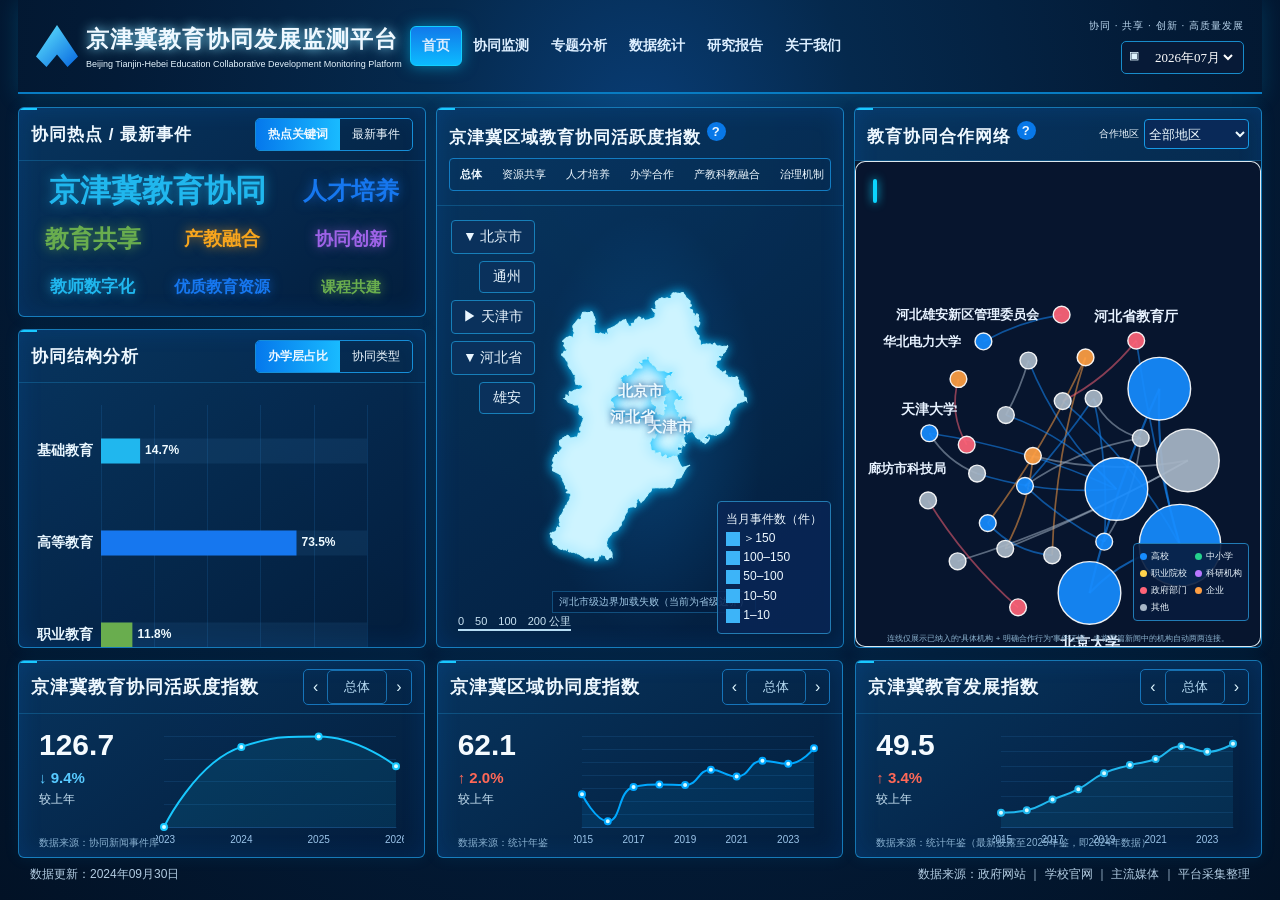
<file: index.html>
<!doctype html>
<html lang="zh-CN">
<head>
  <meta charset="utf-8"><meta name="viewport" content="width=device-width,initial-scale=1">
  <title>京津冀教育协同发展监测平台</title>
  <link rel="stylesheet" href="css/homepage.css">
</head>
<body>
  <main class="screen" aria-label="京津冀教育协同发展监测平台">
    <header class="topbar">
      <div class="brand"><i class="brand-mark"></i><div><h1>京津冀教育协同发展监测平台</h1><p>Beijing Tianjin-Hebei Education Collaborative Development Monitoring Platform</p></div></div>
      <nav><a class="active">首页</a><a>协同监测</a><a>专题分析</a><a>数据统计</a><a>研究报告</a><a>关于我们</a></nav>
      <div class="top-right"><span>协同 · 共享 · 创新 · 高质量发展</span><label class="month"><b>▣</b><select id="global-month" aria-label="全局统计年月"></select></label></div>
    </header>
    <section class="hero-grid">
      <div class="left-stack">
        <section class="panel hot-panel"><header><h2>协同热点 / 最新事件</h2><div class="tabs" data-hot-tabs><b data-view="keywords">热点关键词</b><span data-view="events">最新事件</span></div></header><div id="hotspot-content" class="hotspot-content" aria-live="polite"></div></section>
        <section class="panel structure"><header><h2>协同结构分析</h2><div class="tabs" data-structure-tabs><b data-view="stage">办学层占比</b><span data-view="types">协同类型</span></div></header><div id="structure-chart" class="structure-chart" aria-label="协同结构图表"></div></section>
      </div>
      <section class="panel map-panel"><header><h2>京津冀区域教育协同活跃度指数 <sup>?</sup></h2><div class="map-tabs"><b>总体</b><span>资源共享</span><span>人才培养</span><span>办学合作</span><span>产教科教融合</span><span>治理机制</span></div></header><div class="map-content"><aside><button>▼ 北京市</button><small>通州</small><button>▶ 天津市</button><button>▼ 河北省</button><small>雄安</small></aside><div id="real-jjj-map" class="map-art" aria-label="京津冀真实行政区划地图"></div><div class="city-map-status" id="city-map-status">市级边界数据接入后，将按市展示</div><div class="map-scale">0　50　100　200 公里</div><div class="map-legend">当月事件数（件）<br><i></i> ＞150<br><i></i> 100–150<br><i></i> 50–100<br><i></i> 10–50<br><i></i> 1–10</div></div></section>
      <section id="panel-cooperation-network" class="panel network-panel" data-module="cooperation-network"><header><h2>教育协同合作网络 <sup>?</sup></h2><div class="panel-actions"></div></header><div class="panel-body"><div class="loading">正在加载真实合作网络…</div></div></section>
    </section>
    <section class="metric-grid">
      <article class="panel metric" data-index-card="activity"><header><h2>京津冀教育协同活跃度指数</h2><div class="metric-switch"><button data-step="-1">‹</button><span>总体</span><button data-step="1">›</button></div></header><div class="metric-body"><div class="metric-reading"><strong></strong><b></b><p>较上年</p></div><div class="metric-chart"></div></div><footer>数据来源：协同新闻事件库</footer></article>
      <article class="panel metric" data-index-card="coordination"><header><h2>京津冀区域协同度指数</h2><div class="metric-switch"><button data-step="-1">‹</button><span>总体</span><button data-step="1">›</button></div></header><div class="metric-body"><div class="metric-reading"><strong></strong><b></b><p>较上年</p></div><div class="metric-chart"></div></div><footer>数据来源：统计年鉴</footer></article>
      <article class="panel metric" data-index-card="education"><header><h2>京津冀教育发展指数</h2><div class="metric-switch"><button data-step="-1">‹</button><span>总体</span><button data-step="1">›</button></div></header><div class="metric-body"><div class="metric-reading"><strong></strong><b></b><p>较上年</p></div><div class="metric-chart"></div></div><footer>数据来源：统计年鉴（最新披露至2025年鉴，即2024年数据）</footer></article>
    </section>
    <p class="source">数据更新：2024年09月30日 <span>数据来源：政府网站 ｜ 学校官网 ｜ 主流媒体 ｜ 平台采集整理</span></p>
  </main>
  <script src="assets/echarts.min.js"></script><script src="assets/jjj-geo.js"></script><script src="data/news-data.js"></script><script src="data/activity-timeline-data.js"></script><script src="data/stage-share-data.js"></script><script src="data/coordination-index-data.js"></script><script src="data/education-index-data.js"></script><script src="data/city-map-data.js"></script><script src="js/module-loader.js"></script><script src="modules/cooperation-network/cooperation-network.js"></script><script src="js/real-map.js"></script><script src="js/homepage-interactions.js"></script><script src="js/dashboard.js"></script>
</body></html>
</file>
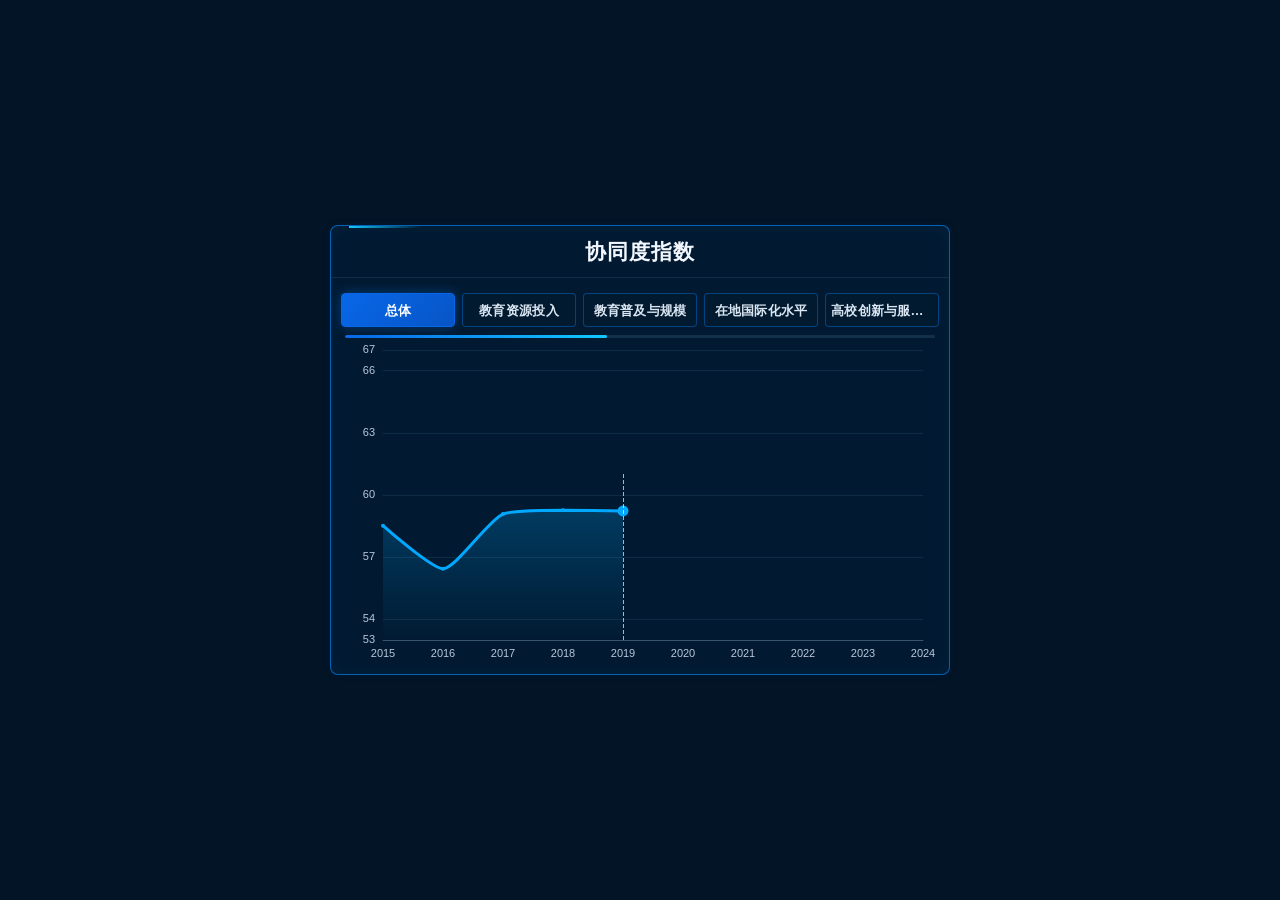
<file: coordination-index.html>
<!doctype html>
<html lang="zh-CN">
<head>
  <meta charset="utf-8">
  <meta name="viewport" content="width=device-width, initial-scale=1">
  <title>协同度指数</title>
  <link rel="stylesheet" href="css/variables.css">
  <link rel="stylesheet" href="css/reset.css">
  <link rel="stylesheet" href="css/panels.css">
  <link rel="stylesheet" href="modules/coordination-index/coordination-index.css">
  <style>
    .coordination-preview { min-height:100vh; display:flex; align-items:center; justify-content:center; padding:24px; background:#031426; }
    .coordination-preview__frame { width:min(100%, 620px); height:450px; }
    .coordination-preview__frame .dashboard-panel { width:100%; height:100%; }
  </style>
</head>
<body>
  <main class="coordination-preview" aria-label="协同度指数独立预览">
    <div class="coordination-preview__frame">
      <section id="panel-coordination-index" class="dashboard-panel panel-coordination-index">
        <header class="panel-header"><h1 class="panel-title">协同度指数</h1></header>
        <div class="panel-body"><div id="coordination-index-root" class="chart-container"></div></div>
      </section>
    </div>
  </main>
  <script src="assets/echarts.min.js"></script>
  <script src="js/module-loader.js"></script>
  <script src="data/coordination-index-data.js"></script>
  <script src="modules/coordination-index/coordination-index.js"></script>
  <script>
    window.DashboardModules.get('coordination-index').init(
      document.getElementById('coordination-index-root'),
      window.CoordinationIndexData
    );
  </script>
</body>
</html>
</file>
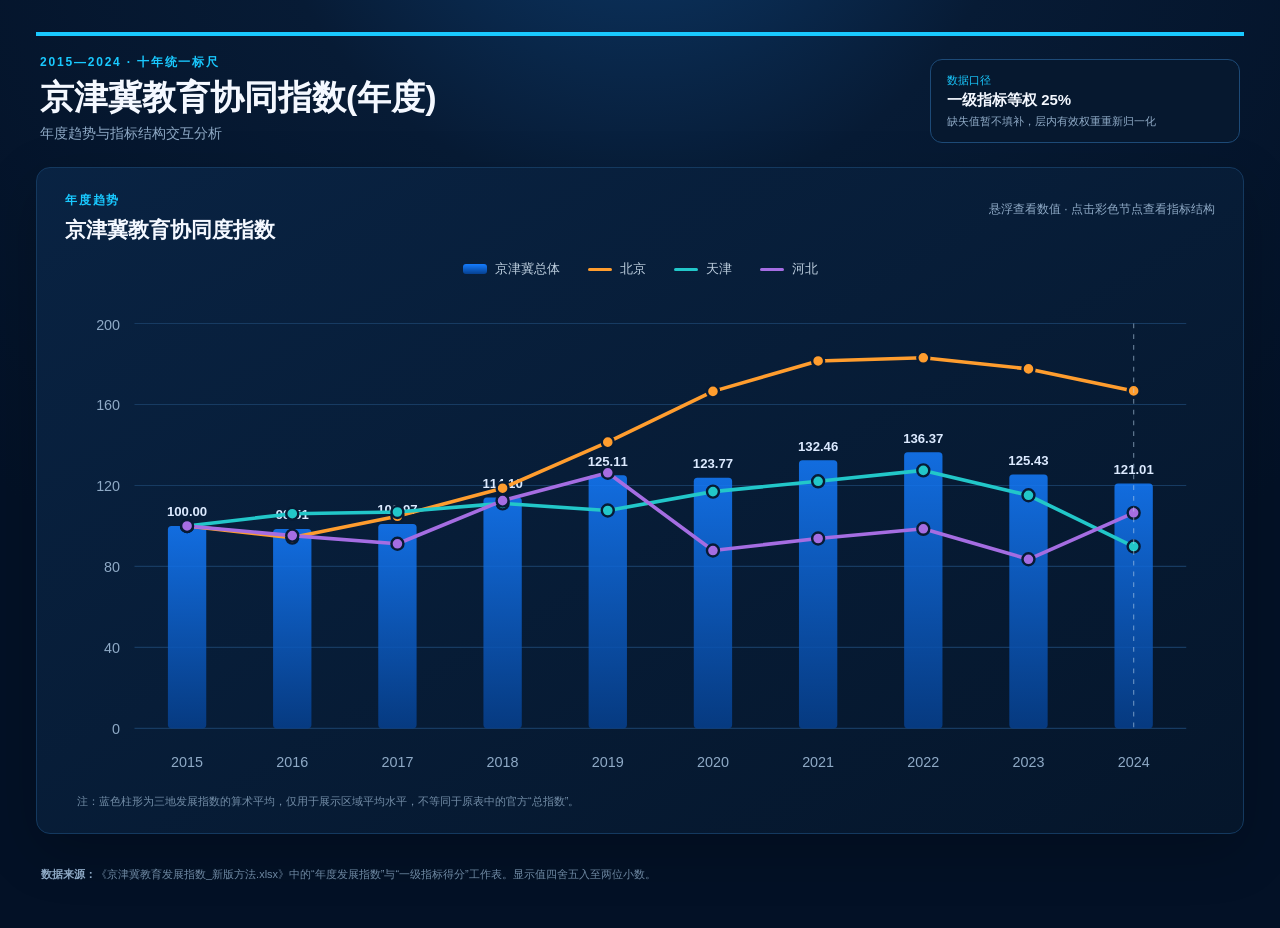
<file: assets/collaboration-index-source.html>
<!doctype html>
<html lang="zh-CN">

<head>
  <meta charset="utf-8">
  <meta name="viewport" content="width=device-width,initial-scale=1">
  <title>京津冀教育协同指数(年度)</title>
  <style>
    /* 所有样式均限制在 .jjj-dashboard 内，方便合并到其他网页。 */
    .jjj-dashboard {
      --bg: #031126;
      --panel: #071b35;
      --line: #173b62;
      --text: #f4f8ff;
      --muted: #8faac6;
      --cyan: #19c9ff;
      position: relative;
      isolation: isolate;
      max-width: 1440px;
      margin: auto;
      padding: 32px 36px;
      color: var(--text);
      background: radial-gradient(circle at 50% -20%, #0d3d70 0, #071b35 30%, #031126 72%);
      font-family: "Microsoft YaHei", "PingFang SC", Arial, sans-serif;
      box-sizing: border-box
    }

    .jjj-dashboard * {
      box-sizing: border-box
    }

    .jjj-head {
      display: flex;
      justify-content: space-between;
      align-items: flex-end;
      border-top: 4px solid var(--cyan);
      padding: 18px 4px 24px
    }

    .jjj-eyebrow,
    .jjj-kicker {
      margin: 0 0 7px;
      color: var(--cyan);
      font-size: 12px;
      font-weight: 700;
      letter-spacing: .15em
    }

    .jjj-head h1 {
      margin: 0;
      font-size: 34px;
      line-height: 1.15
    }

    .jjj-subtitle {
      margin: 8px 0 0;
      color: var(--muted);
      font-size: 14px
    }

    .jjj-method {
      width: 310px;
      padding: 13px 16px;
      border: 1px solid #1d4a77;
      border-radius: 12px;
      background: #06182f;
      display: grid;
      gap: 3px
    }

    .jjj-method span {
      color: var(--cyan);
      font-size: 11px
    }

    .jjj-method strong {
      font-size: 15px
    }

    .jjj-method small {
      color: var(--muted);
      font-size: 11px;
      line-height: 1.5
    }

    .jjj-panel {
      background: linear-gradient(150deg, rgba(9, 35, 67, .98), rgba(5, 22, 43, .99));
      border: 1px solid #14395f;
      border-radius: 14px;
      box-shadow: 0 18px 55px rgba(0, 0, 0, .2)
    }

    .jjj-trend-panel {
      padding: 24px 28px 16px
    }

    .jjj-section-head {
      display: flex;
      justify-content: space-between;
      gap: 18px
    }

    .jjj-section-head h2 {
      font-size: 21px;
      margin: 0
    }

    .jjj-hint {
      font-size: 12px;
      color: var(--muted);
      margin: 9px 0
    }

    .jjj-legend {
      display: flex;
      justify-content: center;
      gap: 28px;
      margin: 16px 0 0;
      color: #bfd0e0;
      font-size: 13px
    }

    .jjj-legend span {
      display: flex;
      align-items: center;
      gap: 8px
    }

    .jjj-legend i {
      display: block;
      width: 24px;
      height: 3px;
      border-radius: 3px
    }

    .jjj-legend .jjj-bar-key {
      height: 10px;
      background: linear-gradient(#147cff, #06408f)
    }

    .jjj-chart-wrap {
      position: relative;
      max-width: 1200px;
      margin: auto
    }

    .jjj-trend-svg {
      display: block;
      width: 100%;
      height: auto;
      overflow: visible
    }

    .jjj-grid {
      stroke: #173b62;
      stroke-width: 1
    }

    .jjj-axis,
    .jjj-year {
      fill: #8faac6;
      font-size: 12px
    }

    .jjj-bar-label {
      fill: #dceaff;
      font-size: 11px;
      font-weight: 600
    }

    .jjj-focus {
      stroke: #b8d3ed;
      stroke-width: 1;
      stroke-dasharray: 4 5;
      opacity: .5;
      pointer-events: none
    }

    .jjj-point {
      cursor: pointer;
      outline: none
    }

    .jjj-point:focus {
      stroke: #fff;
      stroke-width: 4
    }

    .jjj-tooltip {
      position: fixed;
      z-index: 1002;
      display: none;
      transform: translate(-50%, -110%);
      min-width: 180px;
      padding: 11px 13px;
      border-radius: 9px;
      border: 1px solid #2a5b89;
      background: rgba(3, 17, 38, .97);
      box-shadow: 0 12px 30px rgba(0, 0, 0, .4);
      pointer-events: none
    }

    .jjj-tooltip.show {
      display: grid;
      gap: 4px
    }

    .jjj-tooltip strong {
      font-size: 14px
    }

    .jjj-tooltip span {
      font-size: 12px;
      color: #c6d7e8
    }

    .jjj-tooltip em {
      font-size: 11px;
      color: var(--cyan);
      font-style: normal
    }

    .jjj-note {
      margin: 0 12px 6px;
      color: #738da7;
      font-size: 11px;
      line-height: 1.6
    }

    .jjj-source {
      color: #6f89a3;
      font-size: 11px;
      line-height: 1.8;
      padding: 20px 5px 0
    }

    .jjj-source strong {
      color: #8faac6
    }

    .jjj-modal {
      position: fixed;
      inset: 0;
      z-index: 1000;
      display: none;
      place-items: center;
      padding: 24px;
      background: rgba(0, 8, 20, .8);
      backdrop-filter: blur(8px)
    }

    .jjj-modal.open {
      display: grid
    }

    .jjj-dialog {
      width: min(1180px, 96vw);
      max-height: 92vh;
      overflow: auto;
      padding: 20px;
      border: 1px solid #24547f;
      border-radius: 18px;
      background: linear-gradient(145deg, #071b35, #041326);
      box-shadow: 0 35px 100px rgba(0, 0, 0, .62);
      animation: jjj-in .2s ease-out
    }

    .jjj-modal-head {
      position: sticky;
      top: -20px;
      z-index: 3;
      display: flex;
      justify-content: space-between;
      align-items: center;
      margin: -20px -20px 18px;
      padding: 18px 20px 14px;
      border-bottom: 1px solid #173b62;
      background: rgba(5, 20, 40, .97)
    }

    .jjj-modal-head p {
      margin: 0 0 4px;
      color: var(--cyan);
      font-size: 10px;
      font-weight: 700;
      letter-spacing: .15em
    }

    .jjj-modal-head h2 {
      margin: 0;
      font-size: 23px
    }

    .jjj-close {
      width: 38px;
      height: 38px;
      border: 1px solid #315b82;
      border-radius: 50%;
      background: #0a2949;
      color: #d9e8f6;
      font-size: 27px;
      line-height: 1;
      cursor: pointer
    }

    .jjj-close:hover,
    .jjj-close:focus {
      border-color: var(--cyan);
      outline: 2px solid rgba(25, 201, 255, .25)
    }

    .jjj-detail-grid {
      display: grid;
      grid-template-columns: minmax(0, 1.13fr) minmax(360px, .87fr);
      gap: 18px
    }

    .jjj-detail,
    .jjj-metrics {
      padding: 24px 26px
    }

    .jjj-selection {
      display: flex;
      justify-content: space-between;
      align-items: center
    }

    .jjj-selection h3 {
      font-size: 24px;
      margin: 0
    }

    .jjj-score {
      border: 2px solid;
      border-radius: 13px;
      padding: 9px 15px;
      text-align: right;
      background: #05162d
    }

    .jjj-score strong {
      font-size: 22px;
      display: block
    }

    .jjj-score span {
      color: var(--muted);
      font-size: 11px
    }

    .jjj-summary {
      display: grid;
      grid-template-columns: .75fr .75fr 1.5fr;
      margin: 20px 0 4px;
      border: 1px solid #173b62;
      border-radius: 10px;
      overflow: hidden
    }

    .jjj-summary div {
      padding: 12px 15px;
      border-right: 1px solid #173b62;
      display: grid;
      gap: 4px
    }

    .jjj-summary div:last-child {
      border: 0
    }

    .jjj-summary span {
      font-size: 10px;
      color: var(--muted)
    }

    .jjj-summary strong {
      font-size: 13px;
      white-space: nowrap;
      overflow: hidden;
      text-overflow: ellipsis
    }

    .jjj-positive {
      color: #39d4b0 !important
    }

    .jjj-negative {
      color: #ff7080 !important
    }

    .jjj-radar {
      display: block;
      width: 100%;
      max-height: 390px;
      margin: auto
    }

    .jjj-radar-grid,
    .jjj-radar-axis {
      fill: none;
      stroke: #20466e;
      stroke-width: 1
    }

    .jjj-radar-label {
      fill: #d7e5f3;
      font-size: 12px;
      font-weight: 600
    }

    .jjj-radar-value {
      fill: var(--cyan);
      font-size: 11px;
      font-weight: 700
    }

    .jjj-metric-title {
      display: flex;
      justify-content: space-between;
      align-items: center
    }

    .jjj-metric-title h3 {
      margin: 0;
      font-size: 21px
    }

    .jjj-scale {
      padding: 5px 9px;
      border-radius: 99px;
      background: #0c3155;
      color: #88cdef;
      font-size: 10px
    }

    .jjj-metric-list {
      display: grid;
      gap: 19px;
      margin-top: 24px
    }

    .jjj-metric-row {
      display: grid;
      gap: 7px
    }

    .jjj-metric-top,
    .jjj-metric-foot {
      display: flex;
      justify-content: space-between;
      gap: 12px
    }

    .jjj-metric-top strong {
      font-size: 13px
    }

    .jjj-metric-top b {
      font-size: 14px
    }

    .jjj-track {
      height: 6px;
      background: #102f50;
      border-radius: 99px;
      overflow: hidden
    }

    .jjj-track i {
      display: block;
      height: 100%;
      border-radius: 99px
    }

    .jjj-metric-foot {
      font-size: 10px;
      color: var(--muted)
    }

    .jjj-compare {
      border-top: 1px solid #173b62;
      margin-top: 24px;
      padding-top: 18px
    }

    .jjj-compare h4 {
      font-size: 12px;
      color: #bcd0e3;
      margin: 0 0 13px
    }

    .jjj-compare-row {
      display: grid;
      grid-template-columns: 55px 1fr 42px;
      align-items: center;
      gap: 9px;
      margin: 9px 0;
      font-size: 11px
    }

    .jjj-compare-row>span {
      display: flex;
      gap: 6px;
      align-items: center
    }

    .jjj-compare-row span i {
      width: 7px;
      height: 7px;
      border-radius: 50%
    }

    .jjj-compare-row>i {
      height: 5px;
      background: #102f50;
      border-radius: 99px;
      overflow: hidden
    }

    .jjj-compare-row>i b {
      display: block;
      height: 100%;
      border-radius: 99px
    }

    .jjj-compare-row>strong {
      text-align: right
    }

    .jjj-modal-note {
      margin: 14px 0 0;
      color: #6f89a3;
      font-size: 10px;
      text-align: center
    }

    @keyframes jjj-in {
      from {
        opacity: 0;
        transform: translateY(14px) scale(.985)
      }

      to {
        opacity: 1;
        transform: none
      }
    }

    @media(max-width:900px) {
      .jjj-dashboard {
        padding: 22px 16px
      }

      .jjj-head {
        align-items: flex-start;
        gap: 18px
      }

      .jjj-method {
        width: 280px
      }

      .jjj-detail-grid {
        grid-template-columns: 1fr
      }

      .jjj-trend-panel {
        padding: 20px 12px 14px
      }

      .jjj-legend {
        gap: 12px;
        flex-wrap: wrap
      }

      .jjj-bar-label {
        display: none
      }

      .jjj-dialog {
        width: min(720px, 96vw)
      }
    }

    @media(max-width:620px) {
      .jjj-head {
        display: grid
      }

      .jjj-method {
        width: 100%
      }

      .jjj-head h1 {
        font-size: 27px
      }

      .jjj-section-head {
        display: grid
      }

      .jjj-hint {
        margin: 0
      }

      .jjj-chart-wrap {
        overflow-x: auto;
        padding-top: 50px
      }

      .jjj-trend-svg {
        min-width: 730px
      }

      .jjj-modal {
        padding: 0
      }

      .jjj-dialog {
        width: 100vw;
        height: 100dvh;
        max-height: none;
        border: 0;
        border-radius: 0;
        padding: 16px
      }

      .jjj-modal-head {
        top: -16px;
        margin: -16px -16px 14px;
        padding: 14px 16px
      }

      .jjj-detail,
      .jjj-metrics {
        padding: 20px 16px
      }

      .jjj-summary {
        grid-template-columns: 1fr 1fr
      }

      .jjj-summary div:last-child {
        grid-column: 1/-1;
        border-top: 1px solid #173b62
      }
    }
  </style>
</head>

<body style="margin:0;background:#031126">
  <section class="jjj-dashboard" id="jjj-education-dashboard">
    <header class="jjj-head">
      <div>
        <p class="jjj-eyebrow">2015—2024 · 十年统一标尺</p>
        <h1>京津冀教育协同指数(年度)</h1>
        <p class="jjj-subtitle">年度趋势与指标结构交互分析</p>
      </div>
      <div class="jjj-method"><span>数据口径</span><strong>一级指标等权 25%</strong><small>缺失值暂不填补，层内有效权重重新归一化</small></div>
    </header>
    <article class="jjj-panel jjj-trend-panel">
      <div class="jjj-section-head">
        <div>
          <p class="jjj-kicker">年度趋势</p>
          <h2>京津冀教育协同度指数</h2>
        </div>
        <p class="jjj-hint">悬浮查看数值 · 点击彩色节点查看指标结构</p>
      </div>
      <div class="jjj-legend"><span><i class="jjj-bar-key"></i>京津冀总体</span><span><i
            style="background:#ff9d2e"></i>北京</span><span><i style="background:#22c7c9"></i>天津</span><span><i
            style="background:#a56de2"></i>河北</span></div>
      <div class="jjj-chart-wrap"><svg class="jjj-trend-svg" viewBox="0 0 960 430" aria-label="京津冀教育发展指数趋势图"></svg>
      </div>
      <p class="jjj-note">注：蓝色柱形为三地发展指数的算术平均，仅用于展示区域平均水平，不等同于原表中的官方“总指数”。</p>
    </article>
    <p class="jjj-source"><strong>数据来源：</strong>《京津冀教育发展指数_新版方法.xlsx》中的“年度发展指数”与“一级指标得分”工作表。显示值四舍五入至两位小数。</p>
    <div class="jjj-tooltip" aria-hidden="true"></div>
    <div class="jjj-modal" aria-hidden="true">
      <section class="jjj-dialog" role="dialog" aria-modal="true" aria-labelledby="jjj-dialog-title">
        <header class="jjj-modal-head">
          <div>
            <p>指标结构详情</p>
            <h2 id="jjj-dialog-title"></h2>
          </div><button class="jjj-close" type="button" aria-label="关闭指标详情弹窗">×</button>
        </header>
        <div class="jjj-detail-grid">
          <article class="jjj-panel jjj-detail"></article>
          <article class="jjj-panel jjj-metrics"></article>
        </div>
        <p class="jjj-modal-note">点击弹窗外区域、右上角关闭按钮或按 Esc 键均可返回趋势图。</p>
      </section>
    </div>
  </section>

  <script>
    (() => {
      /* ================================================================
         数据区：当前数据由 Excel 核对后写入这里，并非浏览器实时连接 Excel。
         新增年份时，同时向 years、annual 三个数组和 levelScores 三个二维数组
         各追加一项；每个 levelScores 年度数组依次对应下面四个 indicators。
         ================================================================ */
      const DATA = {
        years: [2015, 2016, 2017, 2018, 2019, 2020, 2021, 2022, 2023, 2024],
        regions: ["北京", "天津", "河北"],
        indicators: ["教育普及与规模", "教育资源投入", "高校创新与服务能力", "在地国际化水平"],
        colors: {北京: "#ff9d2e", 天津: "#22c7c9", 河北: "#a56de2"},
        annual: {
          北京: [45.415840, 42.804894, 47.597708, 53.891496, 64.220662, 75.607824, 82.432644, 83.136668, 80.653078, 75.714126],
          天津: [42.125502, 44.673173, 45.031226, 46.819695, 45.342263, 49.272727, 51.417849, 53.691838, 48.508308, 37.843542],
          河北: [23.838674, 22.705261, 21.742511, 26.819204, 30.101809, 20.945727, 22.361960, 23.505441, 19.915840, 25.387271]
        },
        levelScores: {
          北京: [[65.638767, 14.842044, 53.356464, 47.826087], [44.052863, 15.310587, 55.334387, 56.521739], [53.964758, 16.965639, 56.851740, 62.608696], [68.281938, 16.395882, 63.062076, 67.826087], [91.850220, 19.307147, 71.812238, 73.913043], [84.581498, 58.602054, 79.247745, 80], [100, 58.906223, 85.606963, 85.217391], [90.308370, 60.822402, 92.720248, 88.695652], [75.330396, 59.955395, 93.413477, 93.913043], [44.052863, 59.187306, 99.616335, 100]],
          天津: [[77.533040, 54.439578, 29.572869, 6.956522], [80.176211, 55.407762, 30.065239, 13.043478], [81.497797, 60.474700, 22.500232, 15.652174], [83.259912, 62.314459, 24.313104, 17.391304], [82.378855, 56.636662, 22.353533, 20], [85.903084, 63.159109, 26.289585, 21.739130], [87.224670, 64.517331, 31.320701, 22.608696], [87.444934, 74.743960, 28.230633, 24.347826], [66.299559, 73.451614, 28.195104, 26.086957], [61.674009, 32.039687, 28.964819, 28.695652]],
          河北: [[18.722467, 76.632231, 0, 0], [6.607930, 79.291860, .573429, 4.347826], [11.453744, 65.929286, 2.630493, 6.956522], [16.519824, 76.350514, 5.710827, 8.695652], [18.942731, 83.609249, 6.550908, 11.304348], [14.757709, 42.479547, 12.632607, 13.913043], [17.180617, 38.965291, 17.649760, 15.652174], [14.096916, 43.243190, 19.290354, 17.391304], [0, 40.829864, 19.703062, 19.130435], [10.352423, 48.031909, 21.425624, 21.739130]]
        }
      };

      DATA.regions.forEach(region => {
        const base = DATA.annual[region][0];
        DATA.annual[region] = DATA.annual[region].map(value => value / base * 100);
      });
      const root = document.getElementById("jjj-education-dashboard"), svg = root.querySelector(".jjj-trend-svg"), tip = root.querySelector(".jjj-tooltip"), modal = root.querySelector(".jjj-modal"), dialog = root.querySelector(".jjj-dialog"), closeBtn = root.querySelector(".jjj-close");
      const f = n => Number(n).toFixed(2), change = n => (n > 0 ? "+" : "") + f(n), NS = "http://www.w3.org/2000/svg";
      const W = 960, H = 430, L = 58, R = 24, T = 38, B = 54, pw = W - L - R, ph = H - T - B, n = DATA.years.length, chartMax = Math.max(120, Math.ceil(Math.max(...Object.values(DATA.annual).flat()) / 20) * 20), tickStep = chartMax / 5, x = i => L + (i + .5) * pw / n, y = v => T + ph - v / chartMax * ph;
      const avg = DATA.years.map((_, i) => DATA.regions.reduce((s, r) => s + DATA.annual[r][i], 0) / 3);
      const S = (tag, attrs = {}, text = "") => {const el = document.createElementNS(NS, tag); Object.entries(attrs).forEach(([k, v]) => el.setAttribute(k, v)); if (text !== "") el.textContent = text; return el};
      const defs = S("defs"), grad = S("linearGradient", {id: "jjjBarGradient", x1: 0, y1: 0, x2: 0, y2: 1}); grad.append(S("stop", {offset: 0, "stop-color": "#147cff"}), S("stop", {offset: 1, "stop-color": "#06408f"})); defs.append(grad); svg.append(defs);
      Array.from({length: 6}, (_, i) => i * tickStep).forEach(v => {svg.append(S("line", {x1: L, x2: W - R, y1: y(v), y2: y(v), class: "jjj-grid"}), S("text", {x: L - 12, y: y(v) + 5, "text-anchor": "end", class: "jjj-axis"}, Math.round(v)))});
      avg.forEach((v, i) => {svg.append(S("rect", {x: x(i) - 16, y: y(v), width: 32, height: y(0) - y(v), rx: 3, fill: "url(#jjjBarGradient)", opacity: .84}), S("text", {x: x(i), y: y(v) - 8, "text-anchor": "middle", class: "jjj-bar-label"}, f(v)), S("text", {x: x(i), y: H - 22, "text-anchor": "middle", class: "jjj-year"}, DATA.years[i]))});
      DATA.regions.forEach(region => {const d = DATA.annual[region].map((v, i) => (i ? "L" : "M") + x(i) + "," + y(v)).join(" "); svg.append(S("path", {d, fill: "none", stroke: DATA.colors[region], "stroke-width": 3, "stroke-linejoin": "round"})); DATA.annual[region].forEach((v, i) => {const c = S("circle", {cx: x(i), cy: y(v), r: 5, fill: DATA.colors[region], stroke: "#071b35", "stroke-width": 2, class: "jjj-point", tabindex: 0, role: "button", "data-region": region, "data-index": i, "aria-label": `${DATA.years[i]}年${region}发展指数${f(v)}，点击查看指标详情`}); svg.append(c)})});
      const focus = S("line", {x1: x(n - 1), x2: x(n - 1), y1: T, y2: y(0), class: "jjj-focus"}); svg.append(focus);

      const rank = (region, i) => DATA.regions.slice().sort((a, b) => DATA.annual[b][i] - DATA.annual[a][i]).indexOf(region) + 1;
      function showTip(e) {const c = e.currentTarget, region = c.dataset.region, i = +c.dataset.index, v = DATA.annual[region][i]; tip.innerHTML = `<strong>${DATA.years[i]} · ${region}</strong><span>发展指数　${f(v)}</span><span>年度排名　第 ${rank(region, i)} 名</span><em>点击查看四项指标</em>`; tip.style.left = e.clientX + "px"; tip.style.top = e.clientY + "px"; tip.classList.add("show"); focus.setAttribute("x1", x(i)); focus.setAttribute("x2", x(i))}
      function hideTip() {tip.classList.remove("show")}
      svg.querySelectorAll(".jjj-point").forEach(c => {c.addEventListener("pointerenter", showTip); c.addEventListener("pointermove", showTip); c.addEventListener("pointerleave", hideTip); c.addEventListener("focus", showTip); c.addEventListener("blur", hideTip); c.addEventListener("click", () => openModal(c.dataset.region, +c.dataset.index)); c.addEventListener("keydown", e => {if (e.key === "Enter" || e.key === " ") {e.preventDefault(); openModal(c.dataset.region, +c.dataset.index)} })});

      function radar(region, i) {const scores = DATA.levelScores[region][i], cx = 230, cy = 190, r = 120, pt = (axis, value) => {const a = -Math.PI / 2 + axis * Math.PI / 2, rr = r * value / 100; return [cx + Math.cos(a) * rr, cy + Math.sin(a) * rr]}, poly = value => DATA.indicators.map((_, j) => pt(j, value).join(",")).join(" "), labels = DATA.indicators.map((_, j) => pt(j, 125)); let h = `<svg viewBox="0 0 460 385" class="jjj-radar" aria-label="${region}${DATA.years[i]}年四项一级指标雷达图">`;[20, 40, 60, 80, 100].forEach(v => h += `<polygon points="${poly(v)}" class="jjj-radar-grid"/>`); DATA.indicators.forEach((_, j) => {const p = pt(j, 100); h += `<line x1="${cx}" y1="${cy}" x2="${p[0]}" y2="${p[1]}" class="jjj-radar-axis"/>`}); h += `<polygon points="${scores.map((v, j) => pt(j, v).join(",")).join(" ")}" fill="${DATA.colors[region]}" fill-opacity=".23" stroke="${DATA.colors[region]}" stroke-width="3"/>`; scores.forEach((v, j) => {const p = pt(j, v); h += `<circle cx="${p[0]}" cy="${p[1]}" r="5" fill="${DATA.colors[region]}" stroke="#fff" stroke-width="2"/>`}); labels.forEach((p, j) => {const anchor = j === 1 ? "start" : j === 3 ? "end" : "middle", dy = j === 0 ? -8 : j === 2 ? 17 : 0; h += `<text x="${p[0]}" y="${p[1] + dy}" text-anchor="${anchor}" class="jjj-radar-label">${DATA.indicators[j]}</text><text x="${p[0]}" y="${p[1] + dy + 18}" text-anchor="${anchor}" class="jjj-radar-value">${f(scores[j])}</text>`}); return h + "</svg>"}
      function openModal(region, i) {hideTip(); const scores = DATA.levelScores[region][i], prev = i ? DATA.levelScores[region][i - 1] : null, overall = i ? DATA.annual[region][i] - DATA.annual[region][i - 1] : null, best = DATA.indicators[scores.indexOf(Math.max(...scores))]; root.querySelector("#jjj-dialog-title").textContent = `${region} · ${DATA.years[i]} 年`; root.querySelector(".jjj-detail").innerHTML = `<div class="jjj-selection"><div><p class="jjj-kicker">点击点位详情</p><h3>${region} · ${DATA.years[i]}</h3></div><div class="jjj-score" style="border-color:${DATA.colors[region]}"><strong>${f(DATA.annual[region][i])}</strong><span>发展指数</span></div></div><div class="jjj-summary"><div><span>年度排名</span><strong>第 ${rank(region, i)} 名</strong></div><div><span>较上年</span><strong class="${overall !== null && overall < 0 ? "jjj-negative" : "jjj-positive"}">${overall === null ? "—" : change(overall)}</strong></div><div><span>最高维度</span><strong>${best}</strong></div></div>${radar(region, i)}`; let metrics = `<div class="jjj-metric-title"><div><p class="jjj-kicker">真实明细</p><h3>四项一级指标</h3></div><span class="jjj-scale">0—100 分</span></div><div class="jjj-metric-list">`; DATA.indicators.forEach((name, j) => {const diff = prev ? scores[j] - prev[j] : null; metrics += `<div class="jjj-metric-row"><div class="jjj-metric-top"><strong>${name}</strong><b>${f(scores[j])}</b></div><div class="jjj-track"><i style="width:${scores[j]}%;background:${DATA.colors[region]}"></i></div><div class="jjj-metric-foot"><span>${prev ? "上年 " + f(prev[j]) : "首年，无上年值"}</span><span class="${diff !== null && diff < 0 ? "jjj-negative" : "jjj-positive"}">${diff === null ? "—" : "同比 " + change(diff)}</span></div></div>`}); metrics += `</div><div class="jjj-compare"><h4>${DATA.years[i]} 年三地横向比较</h4>`; DATA.regions.forEach(r => metrics += `<div class="jjj-compare-row"><span><i style="background:${DATA.colors[r]}"></i>${r}</span><i><b style="width:${DATA.annual[r][i]}%;background:${DATA.colors[r]}"></b></i><strong>${f(DATA.annual[r][i])}</strong></div>`); root.querySelector(".jjj-metrics").innerHTML = metrics + "</div>"; modal.classList.add("open"); modal.setAttribute("aria-hidden", "false"); document.body.dataset.jjjPreviousOverflow = document.body.style.overflow; document.body.style.overflow = "hidden"; closeBtn.focus()}
      function closeModal() {modal.classList.remove("open"); modal.setAttribute("aria-hidden", "true"); document.body.style.overflow = document.body.dataset.jjjPreviousOverflow || ""}
      closeBtn.addEventListener("click", closeModal); modal.addEventListener("mousedown", e => {if (e.target === modal) closeModal()}); dialog.addEventListener("mousedown", e => e.stopPropagation()); document.addEventListener("keydown", e => {if (e.key === "Escape" && modal.classList.contains("open")) closeModal()});
      window.JJJ_EDUCATION_INDEX = {data: DATA, open: (region, year) => openModal(region, DATA.years.indexOf(year))};
    })();
  </script>
</body>

</html>
</file>
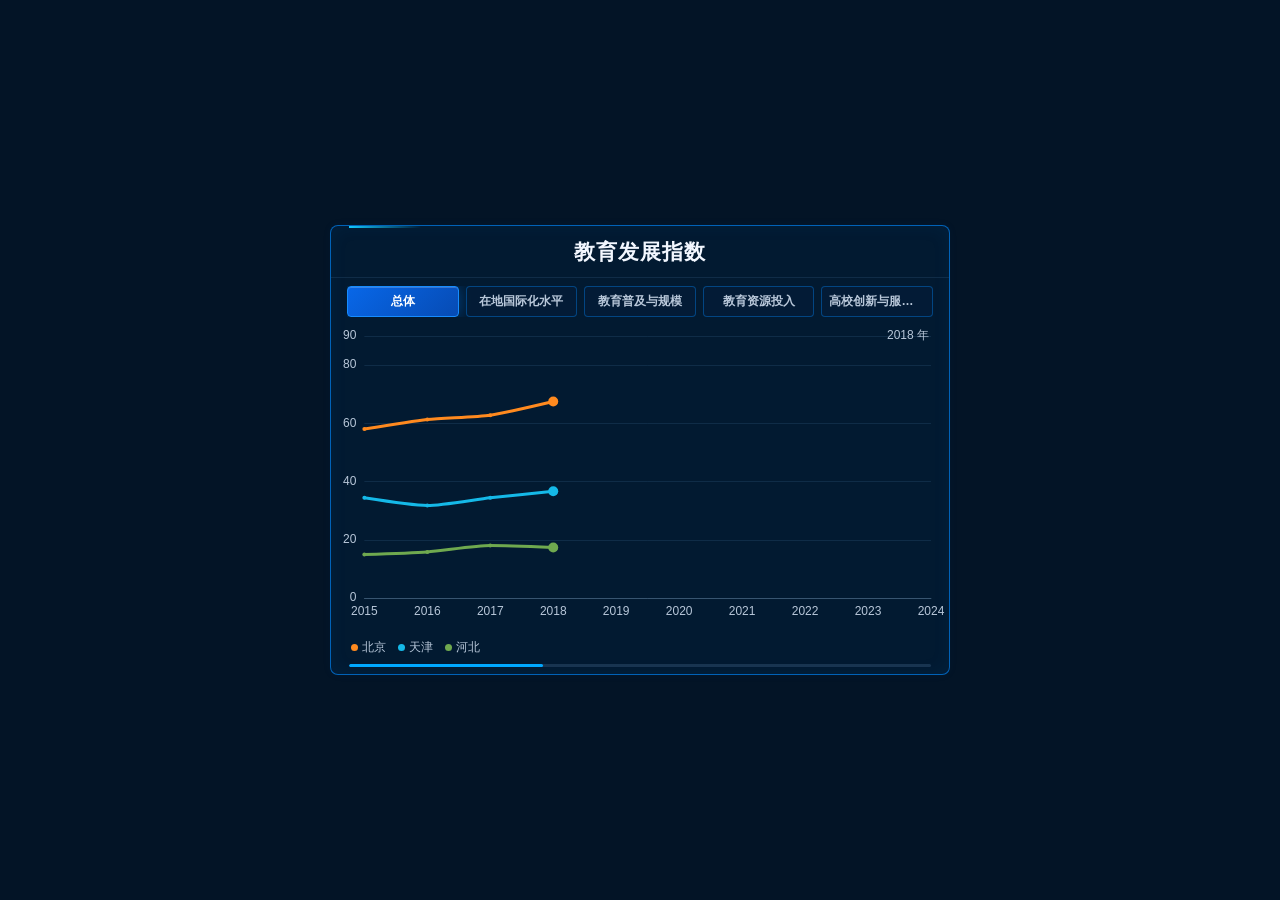
<file: modules/education-index/preview.html>
<!doctype html>
<html lang="zh-CN"><head><meta charset="utf-8"><meta name="viewport" content="width=device-width,initial-scale=1"><title>教育发展指数 · 模块预览</title><link rel="stylesheet" href="../../css/variables.css"><link rel="stylesheet" href="../../css/reset.css"><link rel="stylesheet" href="../../css/panels.css"><link rel="stylesheet" href="education-index.css"><style>.module-preview{display:flex;min-height:100vh;align-items:center;justify-content:center;padding:24px;background:#031426}.module-preview__frame{width:620px;height:450px}</style></head><body><main class="module-preview"><section id="panel-education-index" class="dashboard-panel module-preview__frame" data-module="education-index"><header class="panel-header"><h2 class="panel-title">教育发展指数</h2><div class="panel-actions"></div></header><div class="panel-body"><div class="chart-container"></div></div></section></main><script src="../../assets/echarts.min.js"></script><script src="../../js/module-loader.js"></script><script src="../../data/education-index-data.js"></script><script src="education-index.js"></script><script>DashboardModules.get('education-index').init(document.getElementById('panel-education-index'),window.EDUCATION_INDEX_DATA);</script></body></html>
</file>
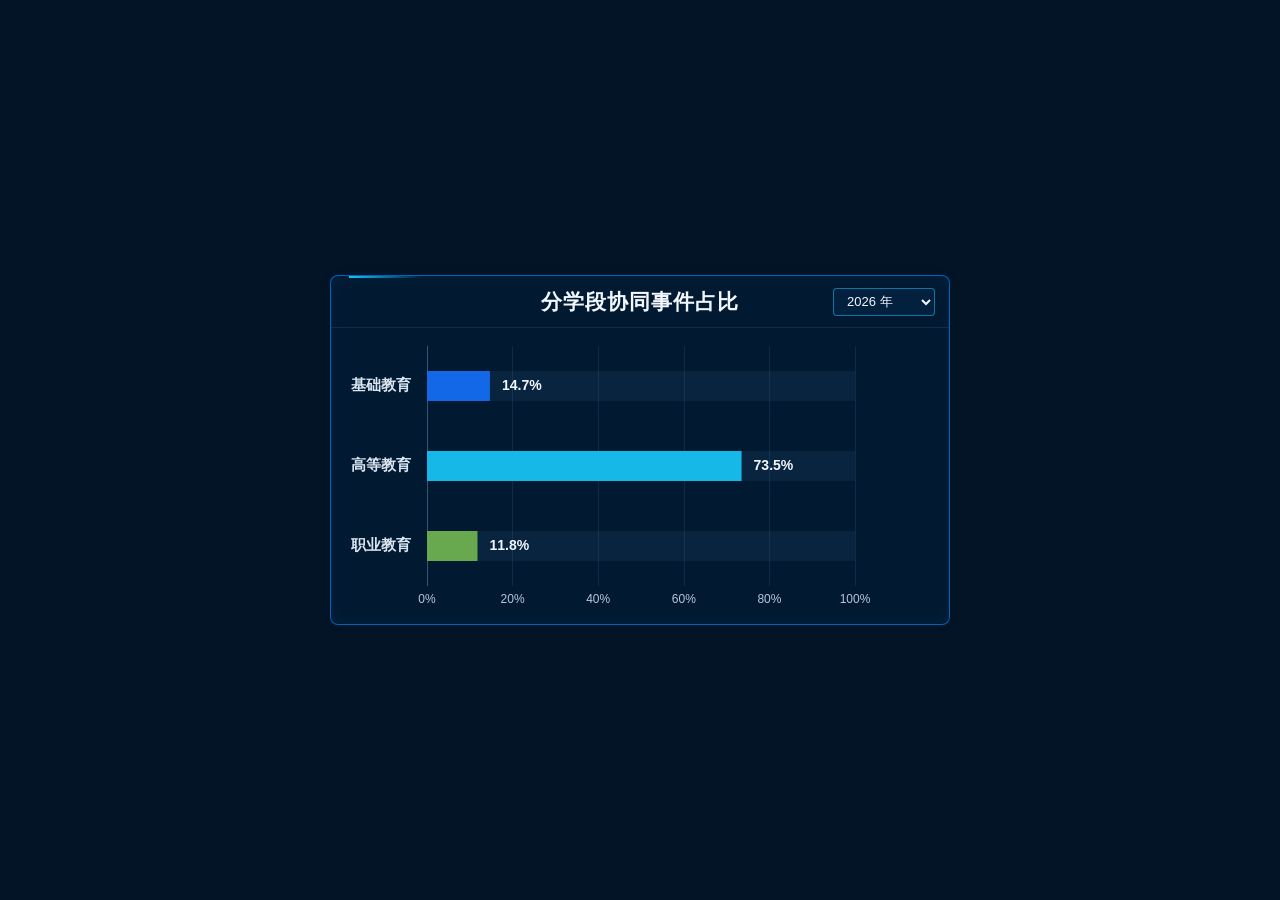
<file: modules/stage-share/preview.html>
<!doctype html>
<html lang="zh-CN">
<head>
  <meta charset="utf-8">
  <meta name="viewport" content="width=device-width, initial-scale=1">
  <title>分学段协同事件占比 · 模块预览</title>
  <link rel="stylesheet" href="../../css/variables.css">
  <link rel="stylesheet" href="../../css/reset.css">
  <link rel="stylesheet" href="../../css/panels.css">
  <link rel="stylesheet" href="stage-share.css">
  <style>
    .module-preview { display:flex; min-height:100vh; align-items:center; justify-content:center; padding:24px; background:#031426; }
    .module-preview__frame { width:620px; height:350px; }
  </style>
</head>
<body>
  <main class="module-preview">
    <section id="panel-stage-share" class="dashboard-panel module-preview__frame" data-module="stage-share">
      <header class="panel-header"><h2 class="panel-title">分学段协同事件占比</h2><div class="panel-actions"></div></header>
      <div class="panel-body"><div class="chart-container"></div></div>
    </section>
  </main>
  <script src="../../assets/echarts.min.js"></script>
  <script src="../../js/module-loader.js"></script>
  <script src="../../data/stage-share-data.js"></script>
  <script src="stage-share.js"></script>
  <script>DashboardModules.get('stage-share').init(document.getElementById('panel-stage-share'), window.STAGE_SHARE_DATA);</script>
</body>
</html>
</file>
<file: css/homepage.css>
:root{--cyan:#13caff;--blue:#0876f6;--text:#eef8ff;--muted:#a4c9e8;--line:rgba(34,177,255,.6)}*{box-sizing:border-box}body{margin:0;background:#02152c;color:var(--text);font-family:"Microsoft YaHei","PingFang SC",sans-serif}.screen{min-width:1240px;min-height:100vh;padding:0 18px 14px;background:radial-gradient(ellipse at 50% 15%,#093d75 0%,#05294d 24%,#031b37 58%,#021226 100%),linear-gradient(90deg,rgba(12,101,172,.18) 1px,transparent 1px);background-size:auto,38px 38px}.topbar{height:94px;display:flex;align-items:center;border-bottom:2px solid #087cc2;box-shadow:0 3px 20px #00bfff2e}.brand{display:flex;align-items:center;gap:13px;width:33%}.brand-mark{display:block;width:53px;height:53px;background:linear-gradient(135deg,#64eaff,#0666df);clip-path:polygon(50% 0,100% 75%,75% 100%,50% 70%,25% 100%,0 75%);filter:drop-shadow(0 0 12px #27d4ff)}h1,h2,p{margin:0}.brand h1{font-size:29px;letter-spacing:3px;text-shadow:0 0 12px #80dfff}.brand p{margin-top:4px;font-size:11px;color:#e5f5ff}nav{display:flex;align-self:stretch;align-items:center;gap:3px}nav a{padding:13px 20px;color:#dceeff;font-weight:bold;font-size:16px}nav .active{border:1px solid #11cfff;border-radius:6px;background:linear-gradient(#1179ea,#0cbbff);box-shadow:0 0 15px #00cbff8c}.top-right{margin-left:auto;text-align:right;color:#b9d5ed;font-size:13px}.top-right>span{display:block;letter-spacing:3px;margin-bottom:8px}.month{display:inline-flex;align-items:center;gap:12px;padding:8px 12px;border:1px solid #188ccb;border-radius:5px;background:#071a37}.month b{color:#dff5ff}.month select{border:0;outline:0;background:transparent;color:#fff;font:16px "Microsoft YaHei"}.month option{background:#092749}.hero-grid{display:grid;grid-template-columns:32% 34% 34%;gap:12px;height:572px;margin-top:13px}.left-stack{display:grid;grid-template-rows:1.35fr .95fr;gap:12px}.panel{position:relative;overflow:hidden;border:1px solid var(--line);border-radius:6px;background:linear-gradient(145deg,rgba(8,55,98,.92),rgba(3,29,60,.92));box-shadow:inset 0 0 25px #0079ff24,0 0 16px #00aaff16}.panel:before{content:"";position:absolute;inset:0;pointer-events:none;background:linear-gradient(90deg,#19c9ff 18px,transparent 18px) top left/88px 2px no-repeat}header{height:53px;display:flex;align-items:center;padding:0 18px;border-bottom:1px solid #1774aa78}h2{font-size:20px;letter-spacing:1px}sup{display:inline-grid;place-items:center;width:19px;height:19px;border-radius:50%;background:#0878e8;font-size:13px}.tabs{margin-left:auto;display:flex;border:1px solid #168ed8;border-radius:5px;overflow:hidden}.tabs>*{padding:7px 17px;font-size:13px}.tabs b{background:linear-gradient(90deg,#0e76e8,#1ebeff)}.word-cloud{position:relative;height:calc(100% - 53px);overflow:hidden}.word-cloud>*{position:absolute;text-decoration:none;font-style:normal;font-weight:bold;white-space:nowrap}.word-cloud strong{left:9%;top:33%;font-size:37px;color:#ffc600}.word-cloud em{left:18%;top:10%;font-size:32px;color:#ee86ea}.word-cloud i{right:11%;top:15%;font-size:28px;color:#1de4a6}.word-cloud small{right:8%;top:39%;font-size:20px;color:#dc6de5}.word-cloud b{left:5%;top:59%;font-size:20px;color:#e082e5}.word-cloud u{left:41%;top:70%;font-size:21px;color:#0fe4e3}.word-cloud mark{left:5%;bottom:13%;font-size:20px;color:#54eaff;background:none}.word-cloud label{left:19%;bottom:4%;font-size:21px;color:#4ce49b}.word-cloud q{right:30%;bottom:10%;font-size:20px;color:#17d99c}.word-cloud ins{right:7%;bottom:38%;font-size:18px;color:#25e2a3}.word-cloud code{right:6%;bottom:6%;font-size:17px;color:#61d8ff}.donut-wrap{display:flex;align-items:center;gap:20px;height:calc(100% - 53px);padding:10px 25px}.donut{display:grid;place-items:center;width:145px;height:145px;border-radius:50%;background:conic-gradient(#067bf3 0 34.7%,#13b97e 34.7% 63.2%,#ffad1c 63.2% 82.4%,#5bced9 82.4% 89.2%,#b45ee8 89.2%);position:relative}.donut:before{content:"";position:absolute;inset:29px;border-radius:50%;background:#092654}.donut span{z-index:1;text-align:center;color:#d4e9ff;font-size:13px}.donut strong{font-size:28px;color:#fff}.donut-wrap ul{flex:1;margin:0;padding:0;list-style:none}.donut-wrap li{display:flex;align-items:center;gap:8px;margin:8px 0;color:#d7eaff;font-size:14px}.donut-wrap i{width:12px;height:12px;border-radius:50%;background:#087bf3}.donut-wrap li:nth-child(2)i{background:#ffad1c}.donut-wrap li:nth-child(3)i{background:#ffe33b}.donut-wrap li:nth-child(4)i{background:#5bd8e5}.donut-wrap li:nth-child(5)i{background:#b45ee8}.donut-wrap li b{margin-left:auto}.map-panel header{height:98px;display:block;padding:14px 17px}.map-panel h2{margin-bottom:9px}.map-tabs{display:flex;border:1px solid #137cc2;border-radius:4px;overflow:hidden}.map-tabs>*{padding:8px 14px;font-size:13px;white-space:nowrap}.map-tabs b{background:linear-gradient(90deg,#0578ec,#19bbff)}.map-content{position:relative;height:calc(100% - 98px)}.map-content aside{position:absolute;z-index:2;top:14px;left:14px;display:grid;gap:7px}.map-content aside button,.map-content aside small{border:1px solid #177fb9;border-radius:4px;background:#0a315c;color:#eaf6ff;padding:7px 11px;font:14px "Microsoft YaHei"}.map-content aside small{justify-self:end;padding:6px 13px}.map-art{position:absolute;inset:0 75px 0 92px;background:radial-gradient(ellipse at center,#0d70bf50,transparent 58%)}.map-art:before{content:"";position:absolute;left:18%;top:8%;width:65%;height:82%;background:linear-gradient(145deg,#48b6ff,#0d5ec3 52%,#5ed2ff);clip-path:polygon(34% 0,57% 6%,77% 24%,83% 45%,67% 59%,76% 88%,48% 100%,34% 83%,18% 74%,5% 52%,19% 35%,8% 19%);filter:drop-shadow(0 0 14px #40c9ff)}.map-art div:not(.north){position:absolute;font-weight:bold;text-shadow:0 0 9px #fff}.beijing{left:48%;top:31%;font-size:19px}.tianjin{right:7%;top:51%;font-size:17px}.hebei{left:25%;bottom:20%;font-size:19px}.pin{padding:5px 9px;border-radius:3px;color:#fff}.p1{left:55%;top:24%;background:#ffae09}.p2{left:41%;top:48%;background:#ff624b}.north{position:absolute;right:0;top:10px;text-align:center;font-size:14px}.map-scale{position:absolute;bottom:16px;left:21px;color:#c9e2f2;font-size:11px;border-bottom:2px solid #b7ddf4}.map-legend{position:absolute;right:12px;bottom:13px;padding:8px;border:1px solid #237bb2;border-radius:4px;background:#092655dd;font-size:12px;line-height:1.6}.map-legend i{display:inline-block;width:14px;height:14px;background:#3db4f8;vertical-align:middle}.network-panel .panel-body{height:calc(100% - 53px)}.jjj-network-frame{height:100%;background:#07152e}.jjj-network-frame iframe{display:block;width:100%;height:100%;border:0}.panel-actions{margin-left:auto;display:flex;gap:7px}.network-area-label{display:flex;align-items:center;gap:5px;font-size:12px}.network-area-label select{height:30px;border:1px solid #1699e5;border-radius:4px;background:#092958;color:#eefaff}.jjj-network__detail-link{color:#a7e9ff;font-size:11px;text-decoration:none;padding-top:8px}.network-type-legend{position:absolute;right:12px;bottom:26px;z-index:2;display:grid;grid-template-columns:repeat(2,max-content);gap:4px 8px;padding:6px;background:#071b3ee6;border:1px solid #217bb5;border-radius:4px;font-size:9px}.network-type-legend span{display:flex;align-items:center;gap:4px}.network-type-legend i{width:7px;height:7px;border-radius:50%}.network-evidence-note{position:absolute;right:8px;bottom:3px;left:8px;z-index:2;margin:0;color:#8cb3cf;font-size:8px;text-align:center}.metric-grid{display:grid;grid-template-columns:repeat(3,1fr);gap:12px;height:203px;margin-top:12px}.metric header{justify-content:space-between}.metric header h2{font-size:18px}.metric header span{padding:7px 16px;border:1px solid #176fae;border-radius:5px;color:#b9ddf5;font-size:13px}.metric>div{position:relative;height:122px;padding:12px 20px}.metric strong{font-size:38px;line-height:1}.metric b{display:block;margin-top:8px;color:#ff5d59;font-size:23px}.metric p{color:#d0e7f8;font-size:15px}.metric svg{position:absolute;right:17px;bottom:4px;width:57%;height:100px;background:repeating-linear-gradient(0deg,transparent 0 20px,#1d73a230 20px 21px),repeating-linear-gradient(90deg,transparent 0 35px,#1d73a230 35px 36px)}.metric path{fill:none;stroke:#37c7ff;stroke-width:2}.metric circle{fill:#e3faff}.metric footer{position:absolute;bottom:7px;left:20px;color:#89b1d1;font-size:11px}.source{margin:8px 12px 0;color:#b2cce2;font-size:12px}.source span{float:right}@media(max-width:1300px){.screen{zoom:.82}.screen{width:122%;transform-origin:top left}}
.map-art:before{display:none}.map-art{background:radial-gradient(ellipse at center,rgba(13,112,191,.35),transparent 68%)}
.tabs b,.map-tabs b{background:transparent}.tabs .is-active,.map-tabs .is-active{background:linear-gradient(90deg,#0578ec,#19bbff)!important}.tabs>*,.map-tabs>*{cursor:pointer}
.hero-grid{grid-template-columns:repeat(3,minmax(0,1fr))}
.screen{width:100%}@media(max-width:1300px){.screen{zoom:1;width:100%;min-width:1180px;transform:none}}
.screen{width:100%}@media(max-width:1300px){.screen{zoom:1;width:100%;min-width:1180px;transform:none}}
.screen{width:100%}@media(max-width:1300px){.screen{zoom:1;width:100%;min-width:1180px;transform:none}.brand{width:31%;gap:8px}.brand-mark{width:42px;height:42px}.brand h1{font-size:23px;letter-spacing:1px}.brand p{font-size:9px}.topbar{height:94px}nav{gap:0}nav a{padding:10px 11px;font-size:14px}.top-right{font-size:10px}.top-right>span{letter-spacing:1px}.month{padding:7px}.month select{font-size:13px}.hero-grid{gap:10px}.panel header{padding:0 12px}h2{font-size:17px}.tabs>*{padding:7px 12px;font-size:12px}.map-tabs>*{padding:8px 10px;font-size:11px}.map-panel header{padding:14px 12px}.network-area-label{font-size:10px}.network-area-label select{max-width:105px}.jjj-network__detail-link{display:none}}
/* Data-driven homepage panels */
.hotspot-content{height:calc(100% - 4px);min-height:0}.hotspot-content.word-cloud{position:relative;display:flex;align-content:center;justify-content:center;align-items:center;gap:12px 28px;flex-wrap:wrap;padding:18px 22px;overflow:hidden}.word-cloud span{font-size:var(--size);font-weight:800;color:var(--word-color);line-height:1.1;text-shadow:0 0 12px color-mix(in srgb,var(--word-color),transparent 35%)}.word-cloud span:nth-child(1){font-size:34px}.word-cloud span:nth-child(2),.word-cloud span:nth-child(3){font-size:27px}.important-events{padding:10px 18px;overflow:auto}.important-events h3{font-size:15px;margin:0 0 4px;color:#e9f8ff}.event-row{display:grid;grid-template-columns:28px minmax(0,1fr) 76px;gap:8px;align-items:center;text-decoration:none;color:#e6f6ff;border-bottom:1px dashed rgba(67,182,255,.22);padding:8px 0}.event-row:hover strong{color:#25caff}.event-row>b{width:24px;height:24px;border:1px solid #18bce9;border-radius:50%;font-size:10px;display:grid;place-items:center;color:#7ee9ff}.event-row span{min-width:0}.event-row strong{display:block;white-space:nowrap;overflow:hidden;text-overflow:ellipsis;font-size:12px}.event-row small{display:block;color:#8eb5d5;font-size:10px;margin-top:2px;white-space:nowrap;overflow:hidden;text-overflow:ellipsis}.event-row time{font-size:11px;color:#c7e4f7;text-align:right}.empty-state{color:#9bc4e9;text-align:center;padding-top:38px}.structure-chart{height:calc(100% - 4px);min-height:145px}.metric .metric-switch{display:flex;align-items:center;border:1px solid #1674ba;border-radius:5px;overflow:hidden;color:#dff6ff;font-size:12px}.metric-switch button{border:0;background:transparent;color:#dff6ff;padding:4px 9px;font-size:16px;line-height:16px;cursor:pointer}.metric-switch button:hover{background:#087ed5}.metric-switch span{min-width:58px;text-align:center;white-space:nowrap;overflow:hidden;text-overflow:ellipsis}.metric-body{height:calc(100% - 23px);display:grid;grid-template-columns:33% 67%;align-items:stretch;padding:8px 10px 0}.metric-reading{padding:4px 0}.metric-reading strong{font-size:34px;line-height:1;color:#f5fbff;display:block}.metric-reading b{display:block;color:#ff6857;font-size:15px;margin-top:9px;white-space:nowrap}.metric-reading b.negative{color:#58caff}.metric-reading p{font-size:12px;margin:5px 0;color:#c5dff0}.metric-chart{min-width:0;height:100%}.metric footer{font-size:10px;white-space:nowrap;overflow:hidden;text-overflow:ellipsis}.metric>div>strong,.metric>div>b,.metric>div>p,.metric>div>svg{display:none}@media(max-width:1300px){.metric-reading strong{font-size:30px}.metric-body{grid-template-columns:32% 68%;padding-left:8px;padding-right:8px}.event-row{grid-template-columns:25px minmax(0,1fr) 70px}.word-cloud span:nth-child(1){font-size:29px}}
.city-map-status{position:absolute;left:115px;bottom:34px;color:#9fc7e4;font-size:10px;padding:3px 6px;border:1px solid rgba(46,170,239,.35);background:rgba(2,28,63,.72);pointer-events:none}.city-map-status.is-ready{color:#80f3e9;border-color:#39e7d6}
.left-stack{grid-template-rows:.82fr 1.18fr}.hotspot-content.word-cloud{display:grid;grid-template-columns:repeat(3,minmax(0,1fr));grid-auto-rows:minmax(32px,auto);align-items:center;justify-items:center;gap:4px 12px;padding:12px 16px}.hotspot-content.word-cloud span{position:static!important;display:block;max-width:100%;font-size:clamp(15px,1.65vw,var(--size))!important;text-align:center;white-space:normal;overflow-wrap:anywhere;line-height:1.15}.hotspot-content.word-cloud span:nth-child(1){grid-column:span 2;font-size:clamp(23px,2.4vw,34px)!important}.hotspot-content.word-cloud span:nth-child(2),.hotspot-content.word-cloud span:nth-child(3){font-size:clamp(19px,1.9vw,27px)!important}.structure-chart{height:calc(100% - 4px);min-height:230px}
.left-stack{grid-template-rows:210px minmax(0,1fr);min-height:0}.left-stack>.panel,.hot-panel,.structure{min-height:0}.hotspot-content{overflow:hidden}.hotspot-content.word-cloud{grid-auto-rows:minmax(25px,1fr);gap:2px 10px;padding:7px 14px}.structure-chart{min-height:0}
/* Fill the available desktop viewport instead of leaving a blank strip below the dashboard. */
html,body{min-height:100%;height:100%}.screen{height:100vh;min-height:760px;display:flex;flex-direction:column}.topbar{flex:0 0 94px}.hero-grid{height:auto;min-height:0;flex:1 1 auto}.metric-grid{height:auto;min-height:185px;flex:0 0 clamp(185px,22vh,250px)}.source{flex:0 0 20px}.metric .metric-body{height:calc(100% - 53px)}
@media (max-height:850px){.screen{min-height:720px}.metric-grid{flex-basis:185px}.left-stack{grid-template-rows:185px minmax(0,1fr)}.structure-chart{min-height:0}}
</file>
<file: css/variables.css>
:root { --bg-page:#031426; --panel-bg:rgba(3,27,50,.94); --panel-bg-deep:#041a30; --panel-border:rgba(0,137,255,.65); --blue-main:#0867e8; --blue-bright:#00a8ff; --cyan-main:#12c8ff; --orange-main:#ff8a1f; --green-main:#6fa94f; --purple-main:#7b6de6; --text-primary:#f2f7ff; --text-secondary:#b8c7d9; --text-muted:#7e94ab; --grid-line:rgba(80,130,170,.18); --danger:#ff5d5d; --radius-panel:8px; --gap-main:10px; --color-beijing:#ff8a1f; --color-tianjin:#15b9e8; --color-hebei:#6fa94f; --color-jjj-total:#095fd6; --color-resource-share:#1368e8; --color-talent:#16b8e8; --color-school:#68a84f; --color-industry:#ed8615; --color-governance:#7468df; }
</file>
<file: css/panels.css>
.dashboard-panel { position:relative; width:100%; height:100%; min-width:0; min-height:0; overflow:hidden; background:var(--panel-bg); border:1px solid var(--panel-border); border-radius:var(--radius-panel); box-shadow:inset 0 0 18px rgba(0,102,204,.08),0 0 10px rgba(0,90,180,.05); }.dashboard-panel::before { position:absolute; top:0; left:18px; width:72px; height:2px; content:""; background:linear-gradient(90deg,var(--cyan-main),transparent); }.panel-header { position:relative; display:flex; align-items:center; justify-content:center; height:52px; padding:0 16px; border-bottom:1px solid var(--grid-line); }.panel-title { overflow:hidden; color:var(--text-primary); font-size:21px; font-weight:600; letter-spacing:.05em; text-overflow:ellipsis; white-space:nowrap; }.panel-actions { position:absolute; right:14px; display:flex; align-items:center; gap:8px; }.panel-body { position:relative; height:calc(100% - 52px); min-height:0; }.chart-container { width:100%; height:100%; min-height:0; }.panel-placeholder { display:grid; width:100%; height:100%; place-content:center; gap:8px; color:var(--text-secondary); font-size:16px; text-align:center; background-image:linear-gradient(var(--grid-line) 1px,transparent 1px),linear-gradient(90deg,var(--grid-line) 1px,transparent 1px); background-size:28px 28px; }.panel-placeholder small { color:var(--text-muted); font-size:12px; }.panel-placeholder--network { background-size:34px 34px; }.events__list { overflow-y:auto; }
.network-area-label { display:flex; align-items:center; gap:5px; color:var(--text-secondary); font-size:12px; }.network-area-label select { height:30px; border:1px solid rgba(18,200,255,.55); border-radius:4px; background:#082445; color:#e8f8ff; padding:0 6px; font:12px "Microsoft YaHei",sans-serif; }.network-type-legend { position:absolute; right:12px; bottom:26px; z-index:2; display:grid; grid-template-columns:repeat(2,max-content); gap:5px 10px; padding:7px 9px; border:1px solid rgba(70,173,225,.28); border-radius:5px; background:rgba(3,19,42,.88); color:#c8d9e8; font-size:10px; pointer-events:none; }.network-type-legend span { display:flex; align-items:center; gap:4px; }.network-type-legend i { width:8px; height:8px; border-radius:50%; }.network-evidence-note { position:absolute; right:10px; bottom:2px; left:10px; z-index:2; margin:0; color:#88a9c5; font-size:9px; text-align:center; pointer-events:none; }
</file>
<file: modules/coordination-index/coordination-index.css>
.coordination-index{display:flex;flex-direction:column;width:100%;height:100%;min-width:0;min-height:0;padding:15px 10px 14px;font-family:"Microsoft YaHei","PingFang SC","Noto Sans CJK SC",Arial,sans-serif}.coordination-index__tabs{display:grid;grid-template-columns:repeat(5,minmax(0,1fr));gap:7px;margin:0 0 8px}.coordination-index__tab{min-width:0;height:34px;padding:0 5px;overflow:hidden;border:1px solid rgba(0,137,255,.38);border-radius:4px;background:rgba(3,27,50,.45);color:#d9e6f2;font:600 13px/1 "Microsoft YaHei","PingFang SC",Arial,sans-serif;letter-spacing:.02em;text-overflow:ellipsis;white-space:nowrap;cursor:pointer;transition:background-color .2s cubic-bezier(.215,.61,.355,1),border-color .2s cubic-bezier(.215,.61,.355,1),box-shadow .2s cubic-bezier(.215,.61,.355,1)}.coordination-index__tab:hover,.coordination-index__tab:focus-visible{border-color:var(--cyan-main);outline:none}.coordination-index__tab.is-active{border-color:var(--blue-main);background:linear-gradient(135deg,#0867e8,#0755c6);color:#fff;box-shadow:0 0 12px rgba(0,125,255,.35)}.coordination-index__progress{height:3px;overflow:hidden;margin:0 4px 7px;border-radius:3px;background:rgba(80,130,170,.22)}.coordination-index__progress-bar{width:0;height:100%;border-radius:inherit;background:linear-gradient(90deg,var(--blue-main),var(--cyan-main));transition:width 180ms cubic-bezier(.215,.61,.355,1)}.coordination-index__chart{flex:1;min-height:0;width:100%}
</file>
<file: modules/education-index/education-index.css>
.education-index__tabs-wrap{position:absolute;top:8px;left:16px;right:16px;z-index:2}.education-index__tabs{display:flex;gap:7px;width:100%;min-width:0;overflow:hidden}.education-index__tab{flex:1 1 0;min-width:0;height:31px;padding:0 7px;overflow:hidden;color:var(--text-secondary);font:inherit;font-size:12px;font-weight:600;text-overflow:ellipsis;white-space:nowrap;background:rgba(4,29,55,.86);border:1px solid rgba(0,137,255,.38);border-radius:4px;cursor:pointer;transition:.2s cubic-bezier(.215,.61,.355,1)}.education-index__tab:hover,.education-index__tab:focus{color:var(--text-primary);border-color:var(--cyan-main);outline:none}.education-index__tab.is-active{color:#fff;background:linear-gradient(135deg,#0867e8,#064bb4);border-color:#168cff;box-shadow:0 0 16px rgba(0,128,255,.4),inset 0 1px rgba(255,255,255,.2)}.education-index__readout{position:absolute;top:49px;right:20px;color:var(--text-secondary);font-size:12px;pointer-events:none}.education-index__legend{position:absolute;bottom:18px;left:20px;display:flex;gap:12px;color:var(--text-secondary);font-size:12px;pointer-events:none}.education-index__legend span{display:flex;gap:4px;align-items:center}.education-index__legend i{width:7px;height:7px;border-radius:50%}.education-index__progress{position:absolute;right:18px;bottom:7px;left:18px;height:3px;overflow:hidden;background:rgba(130,173,214,.18);border-radius:999px}.education-index__progress-bar{display:block;width:0;height:100%;background:var(--blue-bright);border-radius:inherit;transition:width 200ms cubic-bezier(.215,.61,.355,1)}
</file>
<file: modules/stage-share/stage-share.css>
.stage-share__year-select {
  min-width: 86px;
  height: 28px;
  padding: 0 25px 0 9px;
  color: var(--text-primary);
  font: inherit;
  font-size: 13px;
  line-height: 26px;
  cursor: pointer;
  background: rgba(4, 35, 66, .9);
  border: 1px solid rgba(18, 200, 255, .52);
  border-radius: 4px;
  outline: none;
}

.stage-share__year-select:hover,
.stage-share__year-select:focus { border-color: var(--cyan-main); box-shadow: 0 0 0 2px rgba(18, 200, 255, .12); }
.stage-share__year-select option { color: var(--text-primary); background: #061b32; }
</file>
